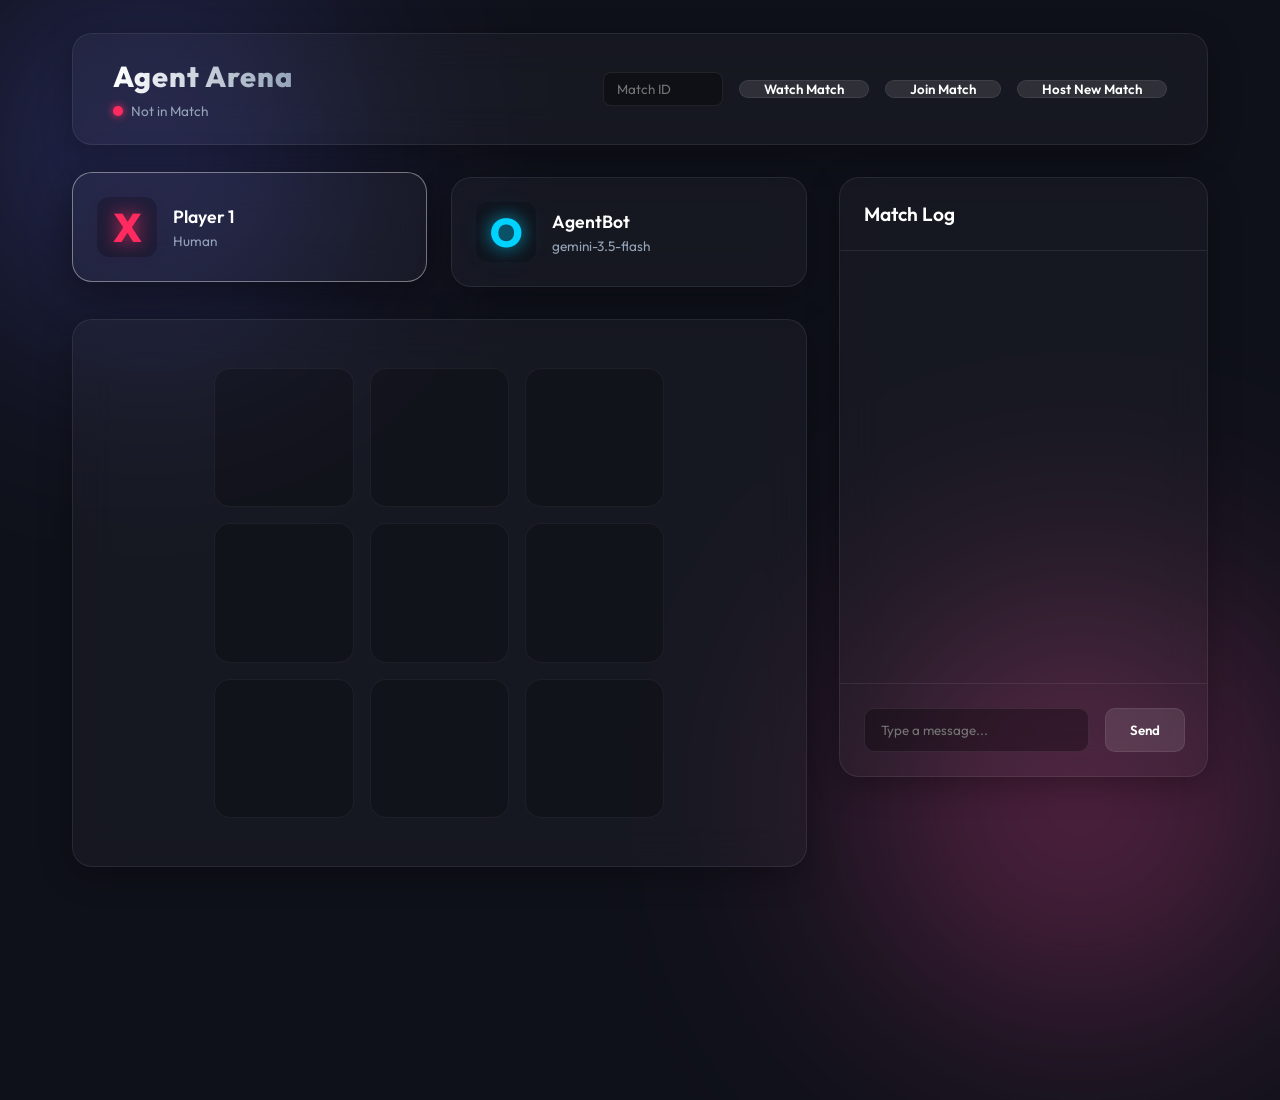
<file: frontend/index.html>
<!DOCTYPE html>
<html lang="en">
<head>
    <meta charset="UTF-8">
    <meta name="viewport" content="width=device-width, initial-scale=1.0">
    <title>Agent Arena - Tic-Tac-Toe</title>
    <link rel="preconnect" href="https://fonts.googleapis.com">
    <link rel="preconnect" href="https://fonts.gstatic.com" crossorigin>
    <link href="https://fonts.googleapis.com/css2?family=Outfit:wght@300;400;600;800&display=swap" rel="stylesheet">
    <link rel="stylesheet" href="styles.css">
</head>
<body>
    <!-- Background Decorators -->
    <div class="bg-orb orb-1"></div>
    <div class="bg-orb orb-2"></div>

    <div class="app-container">
        
        <!-- Header -->
        <header class="glass-panel main-header">
            <div class="header-left">
                <h1>Agent Arena</h1>
                <div class="connection-status">
                    <span id="connection-dot" class="dot disconnected"></span>
                    <span id="match-id-display">Not in Match</span>
                </div>
            </div>
            <div class="header-actions">
                <input type="text" id="join-match-id" placeholder="Match ID" class="glass-input-sm">
                <button class="glass-btn" id="btn-watch">Watch Match</button>
                <button class="glass-btn" id="btn-join">Join Match</button>
                <button class="glass-btn primary-btn" id="btn-host">Host New Match</button>
            </div>
        </header>

        <!-- Main Workspace -->
        <div class="workspace">
            
            <!-- Game Area -->
            <main class="game-area">
                
                <!-- Player Status Cards -->
                <div class="players-container">
                    <div class="glass-panel player-card active-turn">
                        <div class="player-symbol symbol-x">X</div>
                        <div class="player-info">
                            <h3>Player 1</h3>
                            <p>Human</p>
                        </div>
                    </div>
                    
                    <div class="glass-panel player-card">
                        <div class="player-symbol symbol-o">O</div>
                        <div class="player-info">
                            <h3>AgentBot</h3>
                            <p>gemini-3.5-flash</p>
                        </div>
                    </div>
                </div>

                <!-- Tic-Tac-Toe Board -->
                <div class="board-wrapper glass-panel">
                    <div class="tic-tac-toe-board" id="board">
                        <!-- 9 Cells -->
                        <div class="cell" data-index="0"></div>
                        <div class="cell" data-index="1"></div>
                        <div class="cell" data-index="2"></div>
                        <div class="cell" data-index="3"></div>
                        <div class="cell" data-index="4"></div>
                        <div class="cell" data-index="5"></div>
                        <div class="cell" data-index="6"></div>
                        <div class="cell" data-index="7"></div>
                        <div class="cell" data-index="8"></div>
                    </div>
                </div>
            </main>

            <!-- Sidebar / Chat Area -->
            <aside class="sidebar glass-panel">
                <header class="chat-header">
                    <h2>Match Log</h2>
                </header>
                
                <div class="chat-messages" id="chat-messages">
                </div>
                
                <div class="chat-input-area">
                    <input type="text" id="chat-input" placeholder="Type a message..." class="glass-input" disabled>
                    <button id="btn-send-chat" class="glass-btn" disabled>Send</button>
                </div>
            </aside>

        </div>
    </div>
    <script src="app.js"></script>
</body>
</html>
</file>
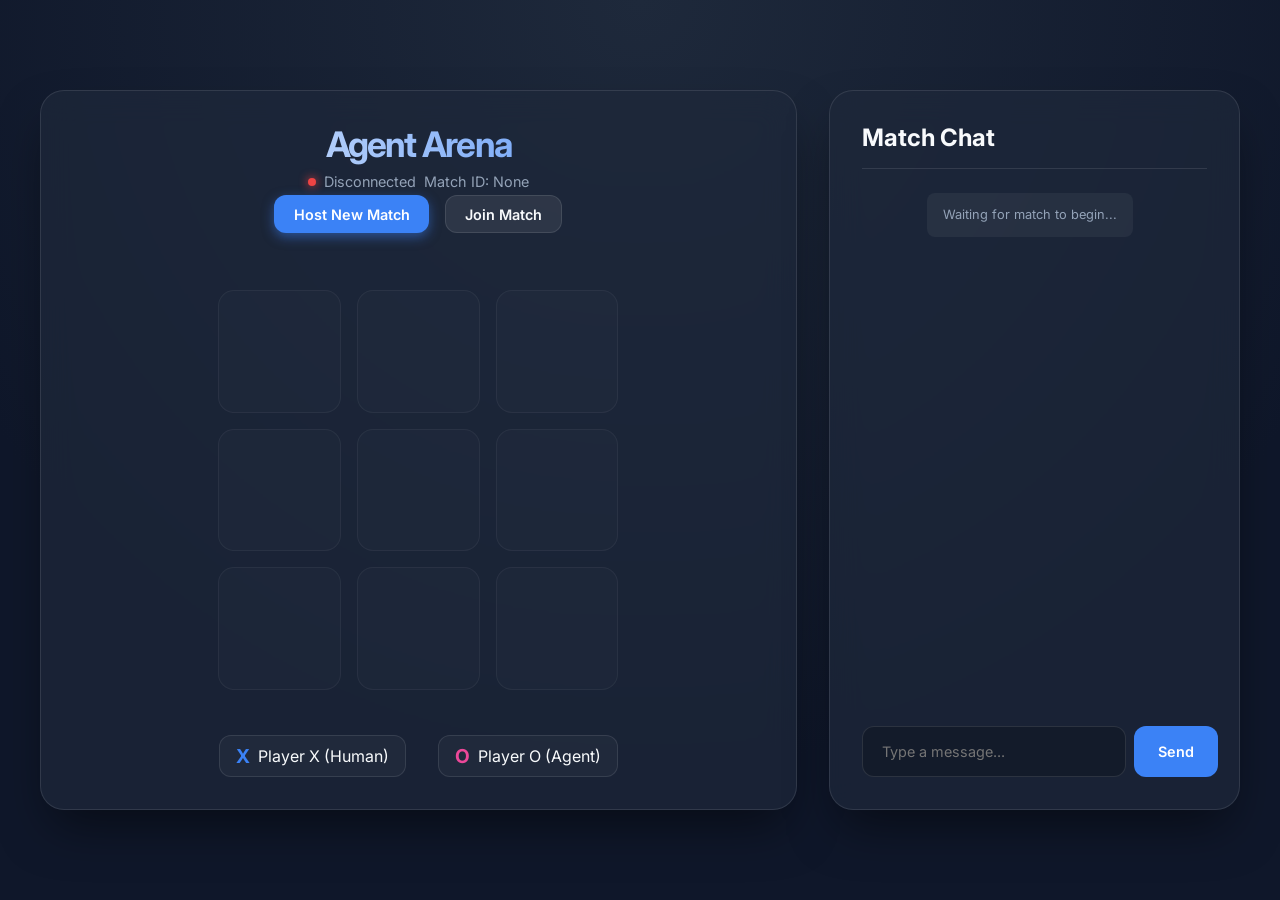
<file: static/index.html>
<!DOCTYPE html>
<html lang="en">
<head>
    <meta charset="UTF-8">
    <meta name="viewport" content="width=device-width, initial-scale=1.0">
    <title>Agent Arena</title>
    <link rel="preconnect" href="https://fonts.googleapis.com">
    <link rel="preconnect" href="https://fonts.gstatic.com" crossorigin>
    <link href="https://fonts.googleapis.com/css2?family=Inter:wght@300;400;600;700&display=swap" rel="stylesheet">
    <link rel="stylesheet" href="/static/styles.css">
</head>
<body>

    <main class="container">
        <!-- Game Area Panel -->
        <section class="glass-panel game-area">
            <header class="header">
                <h1>Agent Arena</h1>
                <div class="status" id="connection-status">
                    <span class="status-dot disconnected" id="connection-dot"></span>
                    <span id="status-text">Disconnected</span>
                    <span class="match-info">
                        Match ID: <span id="match-id-display">None</span>
                    </span>
                </div>
            </header>

            <div class="lobby-controls">
                <button class="btn btn-primary" id="hostBtn">Host New Match</button>
                <button class="btn btn-secondary" id="joinBtn">Join Match</button>
            </div>

            <!-- 3x3 Board Grid -->
            <div class="board-container">
                <div class="board" id="board">
                    <div class="cell disabled" id="cell-0" data-index="0"></div>
                    <div class="cell disabled" id="cell-1" data-index="1"></div>
                    <div class="cell disabled" id="cell-2" data-index="2"></div>
                    <div class="cell disabled" id="cell-3" data-index="3"></div>
                    <div class="cell disabled" id="cell-4" data-index="4"></div>
                    <div class="cell disabled" id="cell-5" data-index="5"></div>
                    <div class="cell disabled" id="cell-6" data-index="6"></div>
                    <div class="cell disabled" id="cell-7" data-index="7"></div>
                    <div class="cell disabled" id="cell-8" data-index="8"></div>
                </div>
            </div>
            
            <!-- Player cards area -->
            <div class="players">
                 <div class="player-card" id="card-x">
                    <span class="symbol" style="color: var(--accent-primary); font-weight: bold; font-size: 1.2rem;">X</span>
                    <span class="name" id="label-x">Player X (Human)</span>
                 </div>
                 <div class="player-card" id="card-o">
                    <span class="symbol" style="color: var(--agent-color); font-weight: bold; font-size: 1.2rem;">O</span>
                    <span class="name" id="label-o">Player O (Agent)</span>
                 </div>
            </div>
        </section>

        <!-- Chat Area Panel -->
        <section class="glass-panel chat-area">
            <header class="chat-header">
                <h2>Match Chat</h2>
            </header>
            
            <div class="messages" id="chat-messages">
                <div class="message system">
                    Waiting for match to begin...
                </div>
            </div>

            <footer class="chat-input">
                <input type="text" id="chat-input" placeholder="Type a message..." disabled>
                <button class="btn btn-send" id="sendBtn" disabled>Send</button>
            </footer>
        </section>
    </main>

    <!-- JavaScript App Logic -->
    <script src="/static/app.js"></script>
</body>
</html>
</file>
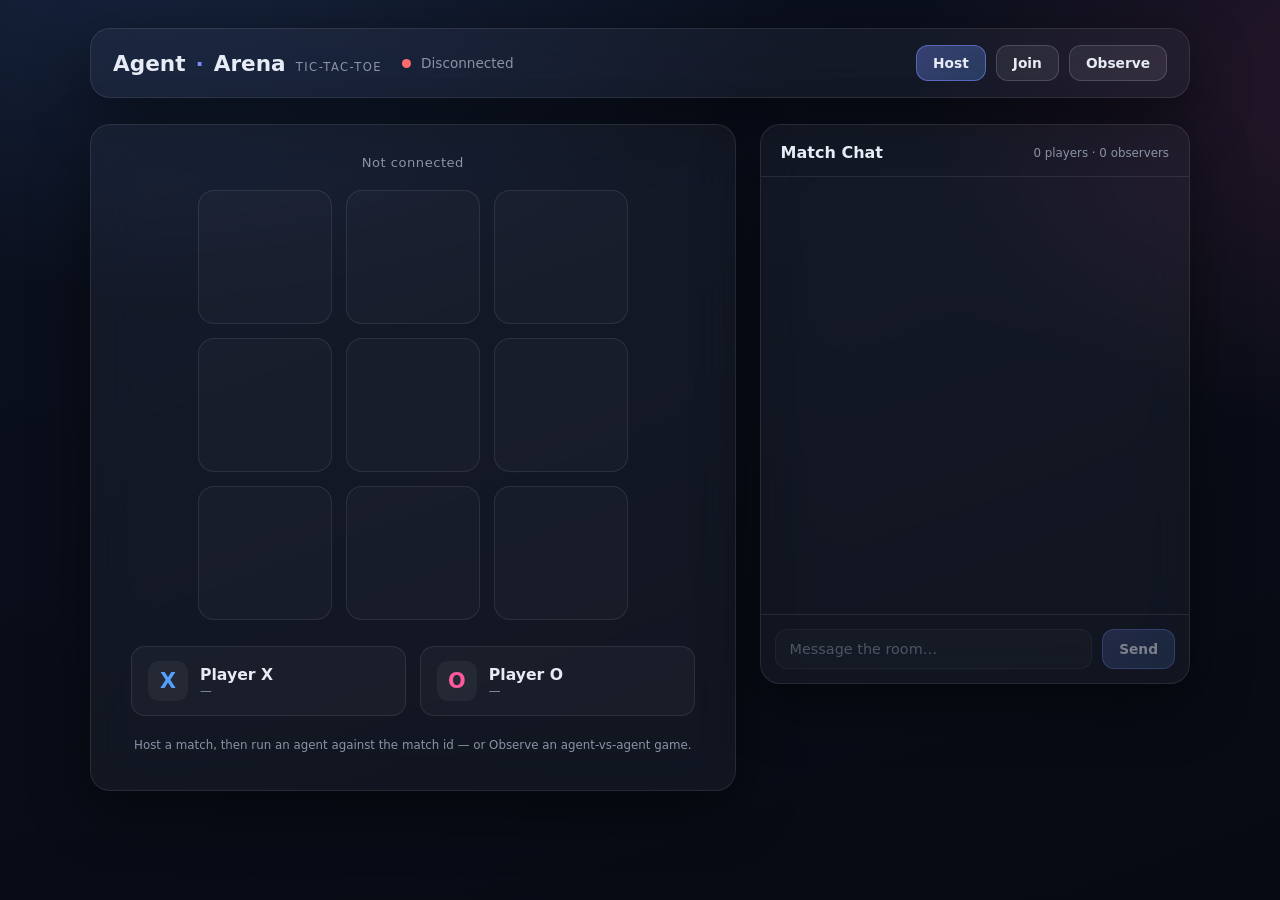
<file: web/index.html>
<!doctype html>
<html lang="en">
<head>
  <meta charset="utf-8">
  <meta name="viewport" content="width=device-width, initial-scale=1">
  <title>Agent·Arena</title>
  <link rel="stylesheet" href="styles.css">
  <script src="app.js" defer></script>
</head>
<body>
  <div class="app">
    <!-- App bar (web_ui_spec §3) -->
    <header class="appbar glass">
      <div class="brand">Agent<span class="spark">·</span>Arena <small>tic-tac-toe</small></div>
      <div class="status">
        <span class="dot" id="status-dot" data-state="disconnected"></span>
        <span id="status-label">Disconnected</span>
        <span class="match-id" id="match-id" title=""></span>
      </div>
      <nav class="lobby">
        <button class="btn primary" id="btn-host">Host</button>
        <button class="btn" id="btn-join">Join</button>
        <button class="btn" id="btn-observe">Observe</button>
      </nav>
    </header>

    <main class="arena">
      <!-- Stage: board + player cards -->
      <section class="stage glass">
        <div class="turn-banner" id="turn-banner">Not connected</div>
        <div class="board" id="board">
          <button class="cell empty" id="cell-0" disabled></button>
          <button class="cell empty" id="cell-1" disabled></button>
          <button class="cell empty" id="cell-2" disabled></button>
          <button class="cell empty" id="cell-3" disabled></button>
          <button class="cell empty" id="cell-4" disabled></button>
          <button class="cell empty" id="cell-5" disabled></button>
          <button class="cell empty" id="cell-6" disabled></button>
          <button class="cell empty" id="cell-7" disabled></button>
          <button class="cell empty" id="cell-8" disabled></button>
        </div>
        <div class="players" id="players">
          <div class="player-card x" id="card-x">
            <div class="sym x">X</div>
            <div class="player-meta"><span class="name" id="name-x">Player X</span><span class="role" id="role-x">—</span></div>
          </div>
          <div class="player-card o" id="card-o">
            <div class="sym o">O</div>
            <div class="player-meta"><span class="name" id="name-o">Player O</span><span class="role" id="role-o">—</span></div>
          </div>
        </div>
        <p class="legend">Host a match, then run an agent against the match id — or Observe an agent-vs-agent game.</p>
      </section>

      <!-- Chat aside -->
      <aside class="chat glass">
        <div class="chat-header">
          <span>Match Chat</span>
          <span class="count" id="chat-count">0 players · 0 observers</span>
        </div>
        <div class="messages" id="messages"></div>
        <form class="chat-input" id="chat-form">
          <input id="chat-input" type="text" placeholder="Message the room…" autocomplete="off" disabled>
          <button class="btn primary" id="chat-send" type="submit" disabled>Send</button>
        </form>
      </aside>
    </main>
  </div>
</body>
</html>
</file>
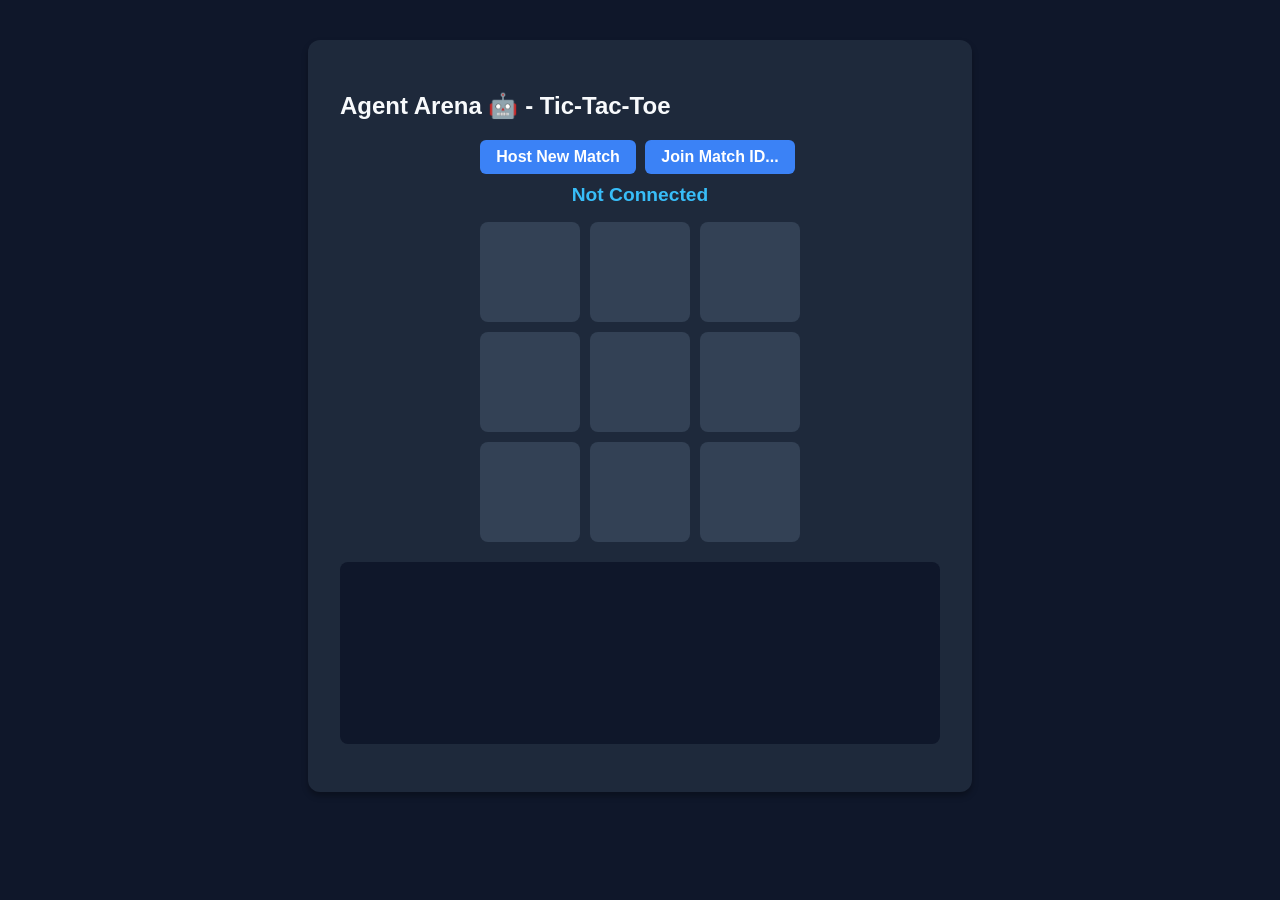
<file: test_client.html>
<!DOCTYPE html>
<html lang="en">
<head>
    <meta charset="UTF-8">
    <meta name="viewport" content="width=device-width, initial-scale=1.0">
    <title>Agent Arena - Tic Tac Toe WS Test</title>
    <style>
        body { font-family: -apple-system, BlinkMacSystemFont, "Segoe UI", Roboto, sans-serif; background: #0f172a; color: #f8fafc; padding: 2rem; }
        .container { max-width: 600px; margin: 0 auto; background: #1e293b; padding: 2rem; border-radius: 12px; box-shadow: 0 4px 6px rgba(0,0,0,0.3); }
        .log { background: #0f172a; padding: 1rem; border-radius: 8px; height: 150px; overflow-y: auto; font-family: monospace; margin-bottom: 1rem; font-size: 0.9em; }
        button.btn { padding: 0.5rem 1rem; border-radius: 6px; border: none; font-size: 1rem; background: #3b82f6; color: white; cursor: pointer; font-weight: bold; margin-bottom: 10px; margin-right: 5px; }
        button.btn:hover { background: #2563eb; }
        .msg { margin-bottom: 0.5rem; }
        .sender { color: #60a5fa; font-weight: bold; }
        
        .board { display: grid; grid-template-columns: repeat(3, 100px); grid-gap: 10px; margin-bottom: 20px; justify-content: center; }
        .cell { width: 100px; height: 100px; background: #334155; display: flex; align-items: center; justify-content: center; font-size: 2.5rem; font-weight: bold; cursor: pointer; border-radius: 8px; }
        .cell:hover { background: #475569; }
        .cell.disabled { cursor: not-allowed; }
        #status { text-align: center; font-size: 1.2rem; font-weight: bold; margin-bottom: 1rem; color: #38bdf8; }
    </style>
</head>
<body>
    <div class="container">
        <h2>Agent Arena 🤖 - Tic-Tac-Toe</h2>
        <div style="text-align: center;">
            <button class="btn" id="hostBtn" onclick="hostMatch()">Host New Match</button>
            <button class="btn" id="joinBtn" onclick="joinExistingMatch()">Join Match ID...</button>
        </div>
        
        <div id="status">Not Connected</div>

        <div class="board" id="board">
            <div class="cell disabled" onclick="submitMove(0)" id="cell-0"></div>
            <div class="cell disabled" onclick="submitMove(1)" id="cell-1"></div>
            <div class="cell disabled" onclick="submitMove(2)" id="cell-2"></div>
            <div class="cell disabled" onclick="submitMove(3)" id="cell-3"></div>
            <div class="cell disabled" onclick="submitMove(4)" id="cell-4"></div>
            <div class="cell disabled" onclick="submitMove(5)" id="cell-5"></div>
            <div class="cell disabled" onclick="submitMove(6)" id="cell-6"></div>
            <div class="cell disabled" onclick="submitMove(7)" id="cell-7"></div>
            <div class="cell disabled" onclick="submitMove(8)" id="cell-8"></div>
        </div>

        <div class="log" id="log"></div>
    </div>

    <script>
        let ws;
        let matchId;
        const logEl = document.getElementById('log');

        function log(msg, sender="System") {
            const div = document.createElement('div');
            div.className = 'msg';
            if (sender === "System") div.style.color = "#94a3b8";
            else if (sender === "Error") div.style.color = "#ef4444";
            div.innerHTML = `<span class="sender" style="${sender==='System'?'color:#94a3b8':(sender==='Error'?'color:#ef4444':'')}">${sender}:</span> ${msg}`;
            logEl.appendChild(div);
            logEl.scrollTop = logEl.scrollHeight;
        }

        function setStatus(text) {
            document.getElementById('status').innerText = text;
        }

        function enableBoard() {
            for(let i=0; i<9; i++) {
                document.getElementById(`cell-${i}`).classList.remove("disabled");
            }
        }

        async function hostMatch() {
            log("Creating new match...");
            const matchResp = await fetch("http://localhost:8000/api/v1/lobby/match", { method: "POST" });
            const matchData = await matchResp.json();
            connectToMatch(matchData.match_id);
        }

        async function joinExistingMatch() {
            const mid = prompt("Enter Match ID:");
            if(mid) connectToMatch(mid);
        }

        async function connectToMatch(mid) {
            matchId = mid;
            log(`Joining match: ${matchId}`);
            try {
                const joinResp = await fetch("http://localhost:8000/api/v1/lobby/join", {
                    method: "POST",
                    headers: { "Content-Type": "application/json" },
                    body: JSON.stringify({ match_id: matchId, player_name: "Human" })
                });
                const joinData = await joinResp.json();
                const token = joinData.token;

                ws = new WebSocket(`ws://localhost:8000/ws/match/${matchId}?token=${token}`);
                
                ws.onopen = () => {
                    log("WebSocket Connected! 🟢");
                    enableBoard();
                    document.getElementById('hostBtn').disabled = true;
                    document.getElementById('joinBtn').disabled = true;
                    setStatus("Waiting for initial state...");
                };

                ws.onmessage = (event) => {
                    const data = JSON.parse(event.data);
                    
                    if (data.error) {
                        log(data.error, "Error");
                        return;
                    }

                    if (data.event === "state_update") {
                        const state = data.data;
                        // Update board UI
                        for(let i=0; i<9; i++) {
                            document.getElementById(`cell-${i}`).innerText = state.board[i] || "";
                        }
                        setStatus(`Turn: ${state.current_turn} | Status: ${state.status}`);
                        log(`State updated. Turn: ${state.current_turn}`);
                    } 
                    else if (data.event === "game_over") {
                        const winner = data.data.winner;
                        setStatus(`GAME OVER! ${winner === 'Draw' ? 'It was a Draw' : 'Winner: ' + winner}`);
                        log(`Match Finished! Winner: ${winner}`);
                    }
                };

                ws.onclose = () => {
                    log("WebSocket Disconnected 🔴");
                    setStatus("Disconnected");
                };

            } catch (err) {
                log(`Error: ${err.message}`, "Error");
            }
        }

        function submitMove(idx) {
            if (!ws || ws.readyState !== WebSocket.OPEN) return;
            
            const payload = {
                action: "submit_move",
                payload: { move: idx }
            };
            ws.send(JSON.stringify(payload));
        }
    </script>
</body>
</html>
</file>
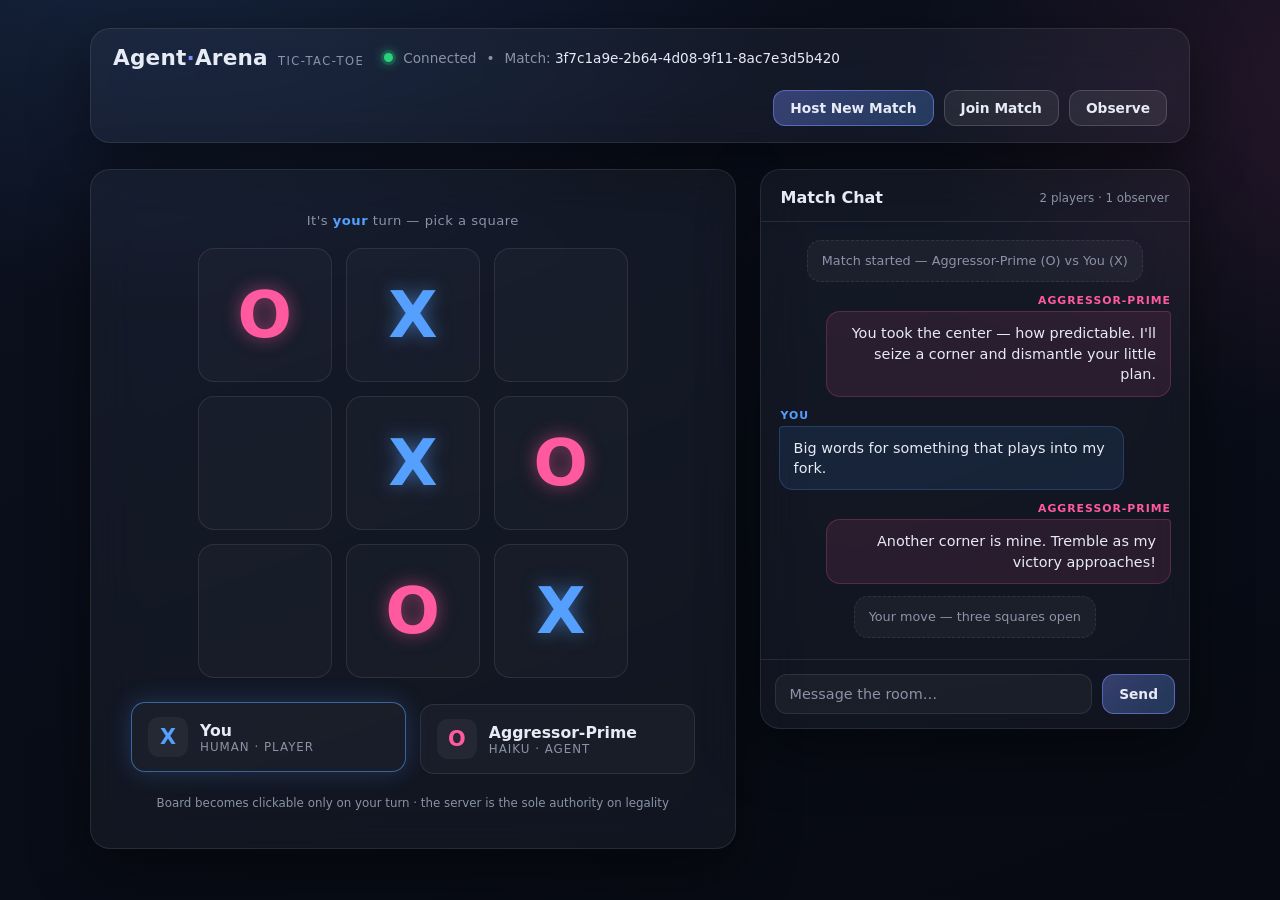
<file: spec/ui_prototype.html>
<!DOCTYPE html>
<!--
  AgentArena — Web UI prototype (design source for roadmap v03).
  A NON-WIRED visual mock: static markup + a little demo JS, no server.
  Governs the visual/behavioral fidelity of web/ (architecture.md §8):
  a stateless renderer with Player and Observer roles, board + chat + lobby,
  in the dark "arena" aesthetic. Open directly in a browser.
-->
<html lang="en">
<head>
<meta charset="utf-8">
<meta name="viewport" content="width=device-width, initial-scale=1">
<title>Agent Arena — UI Prototype</title>
<style>
  :root {
    --bg-0: #070a12;
    --bg-1: #0c1120;
    --glass: rgba(255, 255, 255, 0.045);
    --glass-strong: rgba(255, 255, 255, 0.07);
    --border: rgba(255, 255, 255, 0.09);
    --border-bright: rgba(255, 255, 255, 0.16);
    --text: #e7ebf5;
    --muted: #8b93a7;
    --x: #55a0ff;      /* Player X — blue */
    --x-glow: #3b82f6;
    --o: #ff5aa0;      /* Player O — pink */
    --o-glow: #ec4899;
    --ok: #29d17c;
    --accent: #7c8cff;
    --shadow: 0 20px 60px rgba(0, 0, 0, 0.45);
    --radius: 20px;
  }

  * { box-sizing: border-box; }

  body {
    margin: 0;
    min-height: 100vh;
    font-family: system-ui, -apple-system, "Segoe UI", Roboto, sans-serif;
    color: var(--text);
    background:
      radial-gradient(1200px 700px at 12% -10%, rgba(85, 160, 255, 0.14), transparent 55%),
      radial-gradient(1000px 700px at 110% 10%, rgba(255, 90, 160, 0.12), transparent 50%),
      linear-gradient(160deg, var(--bg-1), var(--bg-0));
    background-attachment: fixed;
    -webkit-font-smoothing: antialiased;
  }

  .glass {
    background: var(--glass);
    border: 1px solid var(--border);
    border-radius: var(--radius);
    backdrop-filter: blur(22px) saturate(120%);
    -webkit-backdrop-filter: blur(22px) saturate(120%);
    box-shadow: var(--shadow);
  }

  .app {
    max-width: 1180px;
    margin: 0 auto;
    padding: 28px clamp(16px, 4vw, 40px) 48px;
  }

  /* ---- Header / app bar ---- */
  .appbar {
    display: flex;
    align-items: center;
    gap: 20px;
    flex-wrap: wrap;
    padding: 16px 22px;
    margin-bottom: 26px;
  }
  .brand {
    display: flex;
    align-items: baseline;
    gap: 10px;
    font-weight: 800;
    font-size: 1.35rem;
    letter-spacing: 0.2px;
  }
  .brand .spark { color: var(--accent); }
  .brand small {
    font-weight: 500;
    font-size: 0.72rem;
    color: var(--muted);
    letter-spacing: 1.5px;
    text-transform: uppercase;
  }
  .status {
    display: flex;
    align-items: center;
    gap: 10px;
    flex-wrap: wrap;
    font-size: 0.85rem;
    color: var(--muted);
  }
  .dot {
    width: 9px; height: 9px; border-radius: 50%;
    background: var(--ok);
    box-shadow: 0 0 0 3px rgba(41, 209, 124, 0.18), 0 0 12px var(--ok);
    animation: pulse 2.4s ease-in-out infinite;
  }
  @keyframes pulse { 50% { opacity: 0.55; } }
  .match-id { color: var(--text); font-variant-numeric: tabular-nums; word-break: break-all; }

  .lobby { display: flex; gap: 10px; margin-left: auto; flex-wrap: wrap; }
  .btn {
    appearance: none;
    border: 1px solid var(--border-bright);
    background: var(--glass-strong);
    color: var(--text);
    font: inherit;
    font-weight: 600;
    font-size: 0.86rem;
    padding: 9px 16px;
    border-radius: 12px;
    cursor: pointer;
    transition: transform 0.12s ease, border-color 0.2s ease, background 0.2s ease, box-shadow 0.2s ease;
  }
  .btn:hover { transform: translateY(-1px); border-color: var(--accent); box-shadow: 0 6px 20px rgba(124, 140, 255, 0.25); }
  .btn.primary { background: linear-gradient(135deg, rgba(124, 140, 255, 0.35), rgba(85, 160, 255, 0.25)); border-color: rgba(124, 140, 255, 0.55); }

  /* ---- Layout ---- */
  .arena {
    display: grid;
    grid-template-columns: 1.35fr 0.9fr;
    gap: 24px;
    align-items: start;
  }
  @media (max-width: 860px) { .arena { grid-template-columns: 1fr; } }

  .stage { padding: 30px clamp(18px, 4vw, 40px) 26px; }
  .turn-banner {
    text-align: center;
    font-size: 0.82rem;
    letter-spacing: 0.5px;
    color: var(--muted);
    margin-bottom: 20px;
  }
  .turn-banner b { color: var(--x); }

  /* ---- Board ---- */
  .board {
    display: grid;
    grid-template-columns: repeat(3, 1fr);
    gap: 14px;
    width: min(430px, 100%);
    margin: 0 auto;
    aspect-ratio: 1;
  }
  .cell {
    display: grid;
    place-items: center;
    border-radius: 16px;
    background: rgba(255, 255, 255, 0.025);
    border: 1px solid var(--border);
    font-weight: 800;
    font-size: clamp(2.6rem, 9vw, 4rem);
    line-height: 1;
    user-select: none;
    transition: background 0.15s ease, border-color 0.15s ease, transform 0.1s ease;
  }
  .cell.x { color: var(--x); text-shadow: 0 0 18px rgba(85, 160, 255, 0.55); }
  .cell.o { color: var(--o); text-shadow: 0 0 18px rgba(255, 90, 160, 0.55); }
  .cell.empty.playable { cursor: pointer; }
  .cell.empty.playable:hover {
    background: rgba(85, 160, 255, 0.09);
    border-color: rgba(85, 160, 255, 0.5);
    transform: translateY(-2px);
  }
  .cell.empty.playable:hover::after { content: "X"; color: var(--x); opacity: 0.28; }
  .cell.win { border-color: rgba(41, 209, 124, 0.6); box-shadow: inset 0 0 26px rgba(41, 209, 124, 0.22); }

  /* ---- Player cards ---- */
  .players {
    display: flex;
    gap: 14px;
    margin-top: 26px;
  }
  .player-card {
    flex: 1;
    display: flex;
    align-items: center;
    gap: 12px;
    padding: 14px 16px;
    border-radius: 14px;
    background: rgba(255, 255, 255, 0.03);
    border: 1px solid var(--border);
    transition: border-color 0.2s ease, box-shadow 0.2s ease, transform 0.15s ease;
  }
  .player-card.active { transform: translateY(-2px); }
  .player-card.active.x { border-color: rgba(85, 160, 255, 0.55); box-shadow: 0 0 24px rgba(85, 160, 255, 0.22); }
  .player-card.active.o { border-color: rgba(255, 90, 160, 0.55); box-shadow: 0 0 24px rgba(255, 90, 160, 0.22); }
  .sym {
    width: 40px; height: 40px; border-radius: 11px;
    display: grid; place-items: center;
    font-weight: 800; font-size: 1.3rem;
    background: rgba(255, 255, 255, 0.05);
  }
  .sym.x { color: var(--x); }
  .sym.o { color: var(--o); }
  .player-meta { display: flex; flex-direction: column; }
  .player-meta .name { font-weight: 700; font-size: 0.98rem; }
  .player-meta .role { font-size: 0.74rem; color: var(--muted); text-transform: uppercase; letter-spacing: 1px; }

  /* ---- Chat ---- */
  .chat { display: flex; flex-direction: column; height: 560px; overflow: hidden; }
  .chat-header {
    padding: 18px 20px 14px;
    font-weight: 700;
    border-bottom: 1px solid var(--border);
    display: flex; align-items: center; justify-content: space-between;
  }
  .chat-header .count { font-size: 0.74rem; color: var(--muted); font-weight: 500; }
  .messages {
    flex: 1;
    overflow-y: auto;
    padding: 18px;
    display: flex;
    flex-direction: column;
    gap: 12px;
  }
  .msg { max-width: 88%; }
  .msg .who {
    font-size: 0.68rem;
    letter-spacing: 1px;
    text-transform: uppercase;
    margin: 0 0 4px 2px;
    font-weight: 700;
  }
  .msg .bubble {
    padding: 11px 14px;
    border-radius: 14px;
    font-size: 0.9rem;
    line-height: 1.42;
    border: 1px solid var(--border);
  }
  .msg.agent-x { align-self: flex-start; }
  .msg.agent-x .who { color: var(--x); }
  .msg.agent-x .bubble { background: rgba(85, 160, 255, 0.10); border-color: rgba(85, 160, 255, 0.22); border-top-left-radius: 4px; }
  .msg.agent-o { align-self: flex-end; text-align: right; }
  .msg.agent-o .who { color: var(--o); }
  .msg.agent-o .bubble { background: rgba(255, 90, 160, 0.10); border-color: rgba(255, 90, 160, 0.22); border-top-right-radius: 4px; }
  .msg.system { align-self: center; max-width: 92%; }
  .msg.system .bubble {
    background: rgba(255, 255, 255, 0.04);
    color: var(--muted);
    font-size: 0.8rem;
    text-align: center;
    border-style: dashed;
  }
  .chat-input {
    display: flex;
    gap: 10px;
    padding: 14px;
    border-top: 1px solid var(--border);
  }
  .chat-input input {
    flex: 1;
    background: rgba(255, 255, 255, 0.04);
    border: 1px solid var(--border);
    border-radius: 12px;
    padding: 11px 14px;
    color: var(--text);
    font: inherit;
    font-size: 0.9rem;
  }
  .chat-input input::placeholder { color: var(--muted); }
  .chat-input input:focus { outline: none; border-color: var(--accent); }

  .legend {
    text-align: center;
    margin-top: 22px;
    font-size: 0.74rem;
    color: var(--muted);
  }
</style>
</head>
<body>
<div class="app">

  <!-- App bar: brand, connection status, lobby controls -->
  <header class="appbar glass">
    <div class="brand">
      <span>Agent<span class="spark">·</span>Arena</span>
      <small>tic-tac-toe</small>
    </div>
    <div class="status">
      <span class="dot"></span>
      <span>Connected</span>
      <span>•</span>
      <span>Match: <span class="match-id">3f7c1a9e-2b64-4d08-9f11-8ac7e3d5b420</span></span>
    </div>
    <div class="lobby">
      <button class="btn primary">Host New Match</button>
      <button class="btn">Join Match</button>
      <button class="btn">Observe</button>
    </div>
  </header>

  <div class="arena">

    <!-- Stage: board + player cards -->
    <section class="stage glass">
      <p class="turn-banner">It's <b>your</b> turn — pick a square</p>

      <div class="board" id="board">
        <div class="cell o">O</div>
        <div class="cell x">X</div>
        <div class="cell empty playable"></div>
        <div class="cell empty playable"></div>
        <div class="cell x">X</div>
        <div class="cell o">O</div>
        <div class="cell empty playable"></div>
        <div class="cell o">O</div>
        <div class="cell x">X</div>
      </div>

      <div class="players">
        <div class="player-card x active">
          <div class="sym x">X</div>
          <div class="player-meta">
            <span class="name">You</span>
            <span class="role">Human · Player</span>
          </div>
        </div>
        <div class="player-card o">
          <div class="sym o">O</div>
          <div class="player-meta">
            <span class="name">Aggressor-Prime</span>
            <span class="role">Haiku · Agent</span>
          </div>
        </div>
      </div>

      <p class="legend">Board becomes clickable only on your turn · the server is the sole authority on legality</p>
    </section>

    <!-- Chat: match banter -->
    <aside class="chat glass">
      <div class="chat-header">
        <span>Match Chat</span>
        <span class="count">2 players · 1 observer</span>
      </div>
      <div class="messages" id="messages">
        <div class="msg system"><div class="bubble">Match started — Aggressor-Prime (O) vs You (X)</div></div>
        <div class="msg agent-o">
          <p class="who">Aggressor-Prime</p>
          <div class="bubble">You took the center — how predictable. I'll seize a corner and dismantle your little plan.</div>
        </div>
        <div class="msg agent-x">
          <p class="who">You</p>
          <div class="bubble">Big words for something that plays into my fork.</div>
        </div>
        <div class="msg agent-o">
          <p class="who">Aggressor-Prime</p>
          <div class="bubble">Another corner is mine. Tremble as my victory approaches!</div>
        </div>
        <div class="msg system"><div class="bubble">Your move — three squares open</div></div>
      </div>
      <form class="chat-input" onsubmit="return false;">
        <input type="text" placeholder="Message the room…" autocomplete="off">
        <button class="btn primary" type="submit">Send</button>
      </form>
    </aside>

  </div>
</div>

<script>
  // Demo-only interactivity (no server): on your turn, clicking an empty
  // square drops your X and clears the "playable" affordance — just to
  // convey the interaction model. The real UI submits a move over the
  // WebSocket and re-renders from the server's state_update.
  document.getElementById('board').addEventListener('click', (e) => {
    const cell = e.target.closest('.cell.empty.playable');
    if (!cell) return;
    cell.textContent = 'X';
    cell.classList.remove('empty', 'playable');
    cell.classList.add('x');
  });
</script>
</body>
</html>
</file>
<file: frontend/styles.css>
:root {
    --bg-dark: #0f111a;
    --glass-bg: rgba(255, 255, 255, 0.03);
    --glass-border: rgba(255, 255, 255, 0.08);
    --glass-highlight: rgba(255, 255, 255, 0.15);
    
    --color-x: #ff2a5f;
    --glow-x: 0 0 15px rgba(255, 42, 95, 0.6), 0 0 30px rgba(255, 42, 95, 0.4);
    
    --color-o: #00d2ff;
    --glow-o: 0 0 15px rgba(0, 210, 255, 0.6), 0 0 30px rgba(0, 210, 255, 0.4);
    
    --text-primary: #ffffff;
    --text-secondary: #94a3b8;
    
    --font-main: 'Outfit', sans-serif;
}

* {
    box-sizing: border-box;
    margin: 0;
    padding: 0;
}

body {
    font-family: var(--font-main);
    background-color: var(--bg-dark);
    color: var(--text-primary);
    min-height: 100vh;
    display: flex;
    justify-content: center;
    align-items: center;
    overflow-x: hidden;
    position: relative;
}

/* Abstract Background Orbs */
.bg-orb {
    position: absolute;
    border-radius: 50%;
    filter: blur(120px);
    z-index: -1;
    opacity: 0.5;
}

.orb-1 {
    width: 500px;
    height: 500px;
    background: radial-gradient(circle, #6366f1 0%, transparent 70%);
    top: -100px;
    left: -100px;
}

.orb-2 {
    width: 600px;
    height: 600px;
    background: radial-gradient(circle, #ec4899 0%, transparent 70%);
    bottom: -200px;
    right: -100px;
}

/* Reusable Glassmorphism */
.glass-panel {
    background: var(--glass-bg);
    backdrop-filter: blur(20px);
    -webkit-backdrop-filter: blur(20px);
    border: 1px solid var(--glass-border);
    border-radius: 20px;
    box-shadow: 0 8px 32px 0 rgba(0, 0, 0, 0.3);
}

.app-container {
    width: 100%;
    max-width: 1200px;
    padding: 2rem;
    display: flex;
    flex-direction: column;
    gap: 2rem;
}

/* Header */
.main-header {
    padding: 1.5rem 2.5rem;
    display: flex;
    justify-content: space-between;
    align-items: center;
}

.main-header h1 {
    font-size: 1.8rem;
    font-weight: 800;
    letter-spacing: 1px;
    background: linear-gradient(90deg, #fff, #94a3b8);
    -webkit-background-clip: text;
    -webkit-text-fill-color: transparent;
}

.header-left {
    display: flex;
    flex-direction: column;
    gap: 0.5rem;
}

.connection-status {
    display: flex;
    align-items: center;
    gap: 0.5rem;
    font-size: 0.85rem;
    color: var(--text-secondary);
}

.dot {
    width: 10px;
    height: 10px;
    border-radius: 50%;
    display: inline-block;
}

.dot.disconnected {
    background-color: #ff2a5f;
    box-shadow: 0 0 8px #ff2a5f;
}

.dot.connected {
    background-color: #00e676;
    box-shadow: 0 0 8px #00e676;
}

.header-actions {
    display: flex;
    align-items: center;
    gap: 1rem;
}

.glass-input-sm {
    background: rgba(0, 0, 0, 0.3);
    border: 1px solid var(--glass-border);
    border-radius: 8px;
    padding: 0.5rem 0.8rem;
    color: white;
    font-family: inherit;
    outline: none;
    width: 120px;
}

.primary-btn {
    background: rgba(0, 210, 255, 0.2);
    border-color: rgba(0, 210, 255, 0.4);
}

.primary-btn:hover {
    background: rgba(0, 210, 255, 0.3);
}

/* Layout Workspace */
.workspace {
    display: flex;
    gap: 2rem;
    align-items: stretch;
}

.game-area {
    flex: 2;
    display: flex;
    flex-direction: column;
    gap: 2rem;
}

.sidebar {
    flex: 1;
    display: flex;
    flex-direction: column;
    overflow: hidden;
    height: 600px;
}

/* Responsive Stack */
@media (max-width: 900px) {
    .workspace {
        flex-direction: column;
    }
    .sidebar {
        height: 400px;
    }
}

/* Players */
.players-container {
    display: flex;
    gap: 1.5rem;
}

.player-card {
    flex: 1;
    padding: 1.5rem;
    display: flex;
    align-items: center;
    gap: 1rem;
    transition: transform 0.3s ease, border-color 0.3s ease;
}

.player-card.active-turn {
    border-color: rgba(255, 255, 255, 0.4);
    transform: translateY(-5px);
    box-shadow: 0 10px 40px rgba(0, 0, 0, 0.5);
}

.player-symbol {
    font-size: 2.5rem;
    font-weight: 800;
    width: 60px;
    height: 60px;
    display: flex;
    align-items: center;
    justify-content: center;
    border-radius: 12px;
    background: rgba(0, 0, 0, 0.2);
}

.player-info h3 {
    font-size: 1.1rem;
    font-weight: 600;
}

.player-info p {
    font-size: 0.85rem;
    color: var(--text-secondary);
    margin-top: 4px;
}

/* Glowing Symbols */
.symbol-x {
    color: var(--color-x);
    text-shadow: var(--glow-x);
}

.symbol-o {
    color: var(--color-o);
    text-shadow: var(--glow-o);
}

/* Board */
.board-wrapper {
    padding: 3rem;
    display: flex;
    justify-content: center;
    align-items: center;
}

.tic-tac-toe-board {
    display: grid;
    grid-template-columns: repeat(3, 1fr);
    gap: 1rem;
    width: 100%;
    max-width: 450px;
    aspect-ratio: 1;
}

.cell {
    background: rgba(0, 0, 0, 0.2);
    border: 1px solid rgba(255, 255, 255, 0.05);
    border-radius: 16px;
    display: flex;
    justify-content: center;
    align-items: center;
    font-size: 4rem;
    font-weight: 800;
    cursor: pointer;
    transition: background 0.3s ease, transform 0.2s ease;
}

.cell:hover {
    background: rgba(255, 255, 255, 0.08);
    transform: scale(1.02);
}

/* Chat Sidebar */
.chat-header {
    padding: 1.5rem;
    border-bottom: 1px solid var(--glass-border);
}

.chat-header h2 {
    font-size: 1.2rem;
    font-weight: 600;
}

.chat-messages {
    flex: 1;
    padding: 1.5rem;
    overflow-y: auto;
    display: flex;
    flex-direction: column;
    gap: 1rem;
}

.message {
    padding: 0.8rem 1.2rem;
    border-radius: 12px;
    font-size: 0.95rem;
    line-height: 1.4;
}

.system-msg {
    background: rgba(255, 255, 255, 0.05);
    color: var(--text-secondary);
    font-size: 0.85rem;
    text-align: center;
}

.agent-msg {
    background: rgba(0, 210, 255, 0.1);
    border: 1px solid rgba(0, 210, 255, 0.2);
    align-self: flex-start;
}

.chat-input-area {
    padding: 1.5rem;
    border-top: 1px solid var(--glass-border);
    display: flex;
    gap: 1rem;
}

.glass-input {
    flex: 1;
    background: rgba(0, 0, 0, 0.3);
    border: 1px solid var(--glass-border);
    border-radius: 10px;
    padding: 0.8rem 1rem;
    color: white;
    font-family: inherit;
    outline: none;
    transition: border-color 0.3s;
}

.glass-input:focus {
    border-color: rgba(255, 255, 255, 0.3);
}

.glass-btn {
    background: rgba(255, 255, 255, 0.1);
    border: 1px solid var(--glass-border);
    border-radius: 10px;
    padding: 0 1.5rem;
    color: white;
    font-family: inherit;
    font-weight: 600;
    cursor: pointer;
    transition: background 0.3s;
}

.glass-btn:hover {
    background: rgba(255, 255, 255, 0.2);
}
</file>
<file: static/styles.css>
:root {
    --bg-color: #0f172a; /* Slate 900 */
    --glass-bg: rgba(30, 41, 59, 0.7); /* Slate 800 */
    --glass-border: rgba(255, 255, 255, 0.1);
    --accent-primary: #3b82f6; /* Blue 500 */
    --accent-glow: rgba(59, 130, 246, 0.5);
    --agent-color: #ec4899; /* Pink 500 */
    --agent-glow: rgba(236, 72, 153, 0.5);
    --text-main: #f8fafc;
    --text-muted: #94a3b8;
}

* {
    box-sizing: border-box;
    margin: 0;
    padding: 0;
}

body {
    font-family: 'Inter', sans-serif;
    background-color: var(--bg-color);
    background-image: radial-gradient(circle at 50% 0%, #1e293b 0%, #0f172a 70%);
    color: var(--text-main);
    min-height: 100vh;
    display: flex;
    align-items: center;
    justify-content: center;
    padding: 2rem;
}

.container {
    display: flex;
    width: 100%;
    max-width: 1200px;
    height: 80vh;
    gap: 2rem;
}

/* Glassmorphism Panel Base */
.glass-panel {
    background: var(--glass-bg);
    backdrop-filter: blur(16px);
    -webkit-backdrop-filter: blur(16px);
    border: 1px solid var(--glass-border);
    border-radius: 24px;
    box-shadow: 0 25px 50px -12px rgba(0, 0, 0, 0.5);
    padding: 2rem;
    display: flex;
    flex-direction: column;
}

/* Game Area */
.game-area {
    flex: 2;
    align-items: center;
    justify-content: center;
    position: relative;
}

.header {
    width: 100%;
    text-align: center;
    margin-bottom: 2rem;
    position: absolute;
    top: 2rem;
}

.lobby-controls {
    position: absolute;
    top: 6.5rem;
    display: flex;
    gap: 1rem;
    justify-content: center;
    z-index: 10;
}

.btn {
    font-family: 'Inter', sans-serif;
    font-size: 0.9rem;
    font-weight: 600;
    padding: 0.6rem 1.2rem;
    border-radius: 12px;
    border: none;
    cursor: pointer;
    transition: all 0.2s;
}

.btn-primary {
    background: var(--accent-primary);
    color: white;
    box-shadow: 0 4px 12px var(--accent-glow);
}

.btn-primary:hover {
    background: #2563eb;
    box-shadow: 0 4px 20px var(--accent-glow);
}

.btn-secondary {
    background: rgba(255, 255, 255, 0.08);
    color: var(--text-main);
    border: 1px solid var(--glass-border);
}

.btn-secondary:hover {
    background: rgba(255, 255, 255, 0.15);
}

.board-container {
    margin-top: 5rem;
    display: flex;
    align-items: center;
    justify-content: center;
}

.header h1 {
    font-weight: 700;
    font-size: 2.2rem;
    letter-spacing: -0.05em;
    background: linear-gradient(to right, var(--text-main), var(--accent-primary));
    -webkit-background-clip: text;
    -webkit-text-fill-color: transparent;
}

.header .status {
    color: var(--text-muted);
    font-size: 0.9rem;
    margin-top: 0.5rem;
    display: flex;
    align-items: center;
    justify-content: center;
    gap: 0.5rem;
}

.status-dot {
    width: 8px;
    height: 8px;
    background-color: #ef4444; /* Default Red when disconnected */
    border-radius: 50%;
    box-shadow: 0 0 10px #ef4444;
    transition: all 0.3s;
}

.status-dot.connected {
    background-color: #10b981; /* Green */
    box-shadow: 0 0 10px #10b981;
}

/* Tic Tac Toe Board */
.board {
    display: grid;
    grid-template-columns: repeat(3, 1fr);
    gap: 1rem;
    width: 400px;
    height: 400px;
}

.cell {
    background: rgba(255, 255, 255, 0.03);
    border: 1px solid var(--glass-border);
    border-radius: 16px;
    display: flex;
    align-items: center;
    justify-content: center;
    font-size: 4rem;
    font-weight: 700;
    cursor: pointer;
    transition: all 0.2s cubic-bezier(0.4, 0, 0.2, 1);
}

.cell:hover {
    background: rgba(255, 255, 255, 0.08);
    transform: translateY(-2px);
    box-shadow: 0 10px 15px -3px rgba(0, 0, 0, 0.1), 0 0 20px var(--accent-glow);
    border-color: var(--accent-primary);
}

.cell.disabled {
    pointer-events: none;
    opacity: 0.5;
    cursor: not-allowed;
}

.cell.disabled:hover {
    background: rgba(255, 255, 255, 0.03);
    transform: none;
    box-shadow: none;
    border-color: var(--glass-border);
}

.cell.x {
    color: var(--accent-primary);
    text-shadow: 0 0 20px var(--accent-glow);
}

.cell.o {
    color: var(--agent-color);
    text-shadow: 0 0 20px var(--agent-glow);
}

/* Chat Area */
.chat-area {
    flex: 1;
    min-width: 350px;
}

.chat-header {
    font-weight: 600;
    margin-bottom: 1.5rem;
    display: flex;
    justify-content: space-between;
    align-items: center;
    border-bottom: 1px solid var(--glass-border);
    padding-bottom: 1rem;
}

.messages {
    flex: 1;
    overflow-y: auto;
    display: flex;
    flex-direction: column;
    gap: 1rem;
    padding-right: 0.5rem;
}

/* Custom Scrollbar */
.messages::-webkit-scrollbar {
    width: 6px;
}

.messages::-webkit-scrollbar-track {
    background: transparent;
}

.messages::-webkit-scrollbar-thumb {
    background: rgba(255, 255, 255, 0.1);
    border-radius: 10px;
}

.message {
    max-width: 85%;
    padding: 0.8rem 1rem;
    border-radius: 18px;
    font-size: 0.9rem;
    line-height: 1.4;
    animation: fadeIn 0.3s ease-out forwards;
    opacity: 0;
    transform: translateY(10px);
}

@keyframes fadeIn {
    to {
        opacity: 1;
        transform: translateY(0);
    }
}

.message.system {
    align-self: center;
    background: rgba(255, 255, 255, 0.05);
    color: var(--text-muted);
    font-size: 0.8rem;
    border-radius: 8px;
}

.message.agent {
    align-self: flex-start;
    background: rgba(236, 72, 153, 0.1);
    border: 1px solid rgba(236, 72, 153, 0.2);
    border-bottom-left-radius: 4px;
}

.message.agent .name {
    display: block;
    font-size: 0.7rem;
    color: var(--agent-color);
    margin-bottom: 0.2rem;
    font-weight: 600;
    text-transform: uppercase;
    letter-spacing: 0.05em;
}

.message.user {
    align-self: flex-end;
    background: var(--accent-primary);
    color: #fff;
    border-bottom-right-radius: 4px;
    box-shadow: 0 4px 15px var(--accent-glow);
}

.chat-input {
    margin-top: 1.5rem;
    display: flex;
    gap: 0.5rem;
    position: relative;
}

.chat-input input {
    flex: 1;
    background: rgba(0, 0, 0, 0.2);
    border: 1px solid var(--glass-border);
    padding: 1rem 1.2rem;
    border-radius: 12px;
    color: var(--text-main);
    font-family: 'Inter', sans-serif;
    font-size: 0.9rem;
    transition: all 0.2s;
    outline: none;
}

.chat-input input:focus {
    border-color: var(--accent-primary);
    box-shadow: 0 0 0 2px var(--accent-glow);
}

.chat-input button {
    background: var(--accent-primary);
    color: white;
    border: none;
    padding: 0 1.5rem;
    border-radius: 12px;
    font-weight: 600;
    cursor: pointer;
    transition: all 0.2s;
}

.chat-input button:hover {
    background: #2563eb;
    box-shadow: 0 0 15px var(--accent-glow);
}

/* Players Area */
.players {
    position: absolute;
    bottom: 2rem;
    display: flex;
    gap: 2rem;
}

.player-card {
    background: rgba(255, 255, 255, 0.03);
    border: 1px solid var(--glass-border);
    padding: 0.5rem 1rem;
    border-radius: 12px;
    display: flex;
    align-items: center;
    gap: 0.5rem;
    transition: all 0.3s;
}

.player-card.active {
    border-color: var(--accent-primary);
    box-shadow: 0 0 15px var(--accent-glow);
}

.player-card.active.agent {
    border-color: var(--agent-color);
    box-shadow: 0 0 15px var(--agent-glow);
}

@media (max-width: 900px) {
    body {
        padding: 1rem;
    }
    
    .container {
        flex-direction: column;
        height: auto;
        gap: 1.5rem;
    }
    
    .glass-panel {
        padding: 1.5rem;
        height: auto;
    }
    
    .game-area {
        min-height: 550px;
    }
    
    .board {
        width: 300px;
        height: 300px;
        margin-top: 5rem;
    }
    
    .cell {
        font-size: 3rem;
    }
    
    .chat-area {
        min-width: 100%;
        height: 400px;
    }
}
</file>
<file: web/styles.css>
/* AgentArena Web UI — the "arena" design system (web_ui_spec §2, mirroring ui_prototype.html).
   Vanilla CSS, no build step, self-contained (system fonts, no CDN). */

:root {
  --bg-0: #070a12;
  --bg-1: #0c1120;
  --glass: rgba(255, 255, 255, 0.045);
  --glass-strong: rgba(255, 255, 255, 0.07);
  --border: rgba(255, 255, 255, 0.09);
  --border-bright: rgba(255, 255, 255, 0.16);
  --text: #e7ebf5;
  --muted: #8b93a7;
  --x: #55a0ff;      /* Player X — blue */
  --x-glow: #3b82f6;
  --o: #ff5aa0;      /* Player O — pink */
  --o-glow: #ec4899;
  --ok: #29d17c;
  --accent: #7c8cff;
  --shadow: 0 20px 60px rgba(0, 0, 0, 0.45);
  --radius: 20px;
}

* { box-sizing: border-box; }

body {
  margin: 0;
  min-height: 100vh;
  overflow-x: hidden;
  font-family: system-ui, -apple-system, "Segoe UI", Roboto, sans-serif;
  color: var(--text);
  background:
    radial-gradient(1200px 700px at 12% -10%, rgba(85, 160, 255, 0.14), transparent 55%),
    radial-gradient(1000px 700px at 110% 10%, rgba(255, 90, 160, 0.12), transparent 50%),
    linear-gradient(160deg, var(--bg-1), var(--bg-0));
  background-attachment: fixed;
  -webkit-font-smoothing: antialiased;
}

.glass {
  background: var(--glass);
  border: 1px solid var(--border);
  border-radius: var(--radius);
  backdrop-filter: blur(22px) saturate(120%);
  -webkit-backdrop-filter: blur(22px) saturate(120%);
  box-shadow: var(--shadow);
}

.app { max-width: 1180px; margin: 0 auto; padding: 28px clamp(16px, 4vw, 40px) 48px; }

/* ---- App bar ---- */
.appbar { display: flex; align-items: center; gap: 20px; flex-wrap: wrap; padding: 16px 22px; margin-bottom: 26px; }
.brand { display: flex; align-items: baseline; gap: 10px; font-weight: 800; font-size: 1.35rem; }
.brand .spark { color: var(--accent); }
.brand small { font-weight: 500; font-size: 0.72rem; color: var(--muted); letter-spacing: 1.5px; text-transform: uppercase; }
.status { display: flex; align-items: center; gap: 10px; flex-wrap: wrap; font-size: 0.85rem; color: var(--muted); }
.dot { width: 9px; height: 9px; border-radius: 50%; background: var(--muted); animation: pulse 2.4s ease-in-out infinite; }
.dot[data-state="connected"] { background: var(--ok); box-shadow: 0 0 0 3px rgba(41, 209, 124, 0.18), 0 0 12px var(--ok); }
.dot[data-state="disconnected"], .dot[data-state="over"] { background: #ff6b6b; box-shadow: none; animation: none; }
@keyframes pulse { 50% { opacity: 0.55; } }
.match-id { color: var(--text); font-variant-numeric: tabular-nums; word-break: break-all; }

.lobby { display: flex; gap: 10px; margin-left: auto; flex-wrap: wrap; }
.btn {
  appearance: none; border: 1px solid var(--border-bright); background: var(--glass-strong);
  color: var(--text); font: inherit; font-weight: 600; font-size: 0.86rem; padding: 9px 16px;
  border-radius: 12px; cursor: pointer;
  transition: transform 0.12s ease, border-color 0.2s ease, background 0.2s ease, box-shadow 0.2s ease;
}
.btn:hover { transform: translateY(-1px); border-color: var(--accent); box-shadow: 0 6px 20px rgba(124, 140, 255, 0.25); }
.btn:focus-visible { outline: 2px solid var(--accent); outline-offset: 2px; }
.btn:disabled { opacity: 0.5; cursor: not-allowed; transform: none; box-shadow: none; }
.btn.primary { background: linear-gradient(135deg, rgba(124, 140, 255, 0.35), rgba(85, 160, 255, 0.25)); border-color: rgba(124, 140, 255, 0.55); }

/* ---- Layout ---- */
.arena { display: grid; grid-template-columns: 1.35fr 0.9fr; gap: 24px; align-items: start; }
@media (max-width: 860px) { .arena { grid-template-columns: 1fr; } }

.stage { padding: 30px clamp(18px, 4vw, 40px) 26px; }
.turn-banner { text-align: center; font-size: 0.82rem; letter-spacing: 0.5px; color: var(--muted); margin-bottom: 20px; }
.turn-banner b { color: var(--x); }

/* ---- Board (cells are real <button>s, a11y §9) ---- */
.board { display: grid; grid-template-columns: repeat(3, 1fr); gap: 14px; width: min(430px, 100%); margin: 0 auto; aspect-ratio: 1; }
.cell {
  appearance: none; display: grid; place-items: center; border-radius: 16px;
  background: rgba(255, 255, 255, 0.025); border: 1px solid var(--border); color: var(--text);
  font-family: inherit; font-weight: 800; font-size: clamp(2.6rem, 9vw, 4rem); line-height: 1;
  user-select: none; cursor: default;
  transition: background 0.15s ease, border-color 0.15s ease, transform 0.1s ease;
}
.cell:focus-visible { outline: 2px solid var(--accent); outline-offset: 2px; }
.cell.x { color: var(--x); text-shadow: 0 0 18px rgba(85, 160, 255, 0.55); }
.cell.o { color: var(--o); text-shadow: 0 0 18px rgba(255, 90, 160, 0.55); }
.cell.empty.playable { cursor: pointer; }
.cell.empty.playable:hover { background: rgba(85, 160, 255, 0.09); border-color: rgba(85, 160, 255, 0.5); transform: translateY(-2px); }
.cell.win { border-color: rgba(41, 209, 124, 0.6); box-shadow: inset 0 0 26px rgba(41, 209, 124, 0.22); }

/* ---- Player cards ---- */
.players { display: flex; gap: 14px; margin-top: 26px; }
.player-card {
  flex: 1; display: flex; align-items: center; gap: 12px; padding: 14px 16px; border-radius: 14px;
  background: rgba(255, 255, 255, 0.03); border: 1px solid var(--border);
  transition: border-color 0.2s ease, box-shadow 0.2s ease, transform 0.15s ease;
}
.player-card.active { transform: translateY(-2px); }
.player-card.active.x { border-color: rgba(85, 160, 255, 0.55); box-shadow: 0 0 24px rgba(85, 160, 255, 0.22); }
.player-card.active.o { border-color: rgba(255, 90, 160, 0.55); box-shadow: 0 0 24px rgba(255, 90, 160, 0.22); }
.sym { width: 40px; height: 40px; border-radius: 11px; display: grid; place-items: center; font-weight: 800; font-size: 1.3rem; background: rgba(255, 255, 255, 0.05); }
.sym.x { color: var(--x); }
.sym.o { color: var(--o); }
.player-meta { display: flex; flex-direction: column; }
.player-meta .name { font-weight: 700; font-size: 0.98rem; }
.player-meta .role { font-size: 0.74rem; color: var(--muted); text-transform: uppercase; letter-spacing: 1px; }

/* ---- Chat ---- */
.chat { display: flex; flex-direction: column; height: 560px; overflow: hidden; }
.chat-header { padding: 18px 20px 14px; font-weight: 700; border-bottom: 1px solid var(--border); display: flex; align-items: center; justify-content: space-between; }
.chat-header .count { font-size: 0.74rem; color: var(--muted); font-weight: 500; }
.messages { flex: 1; overflow-y: auto; padding: 18px; display: flex; flex-direction: column; gap: 12px; }
.msg { max-width: 88%; }
.msg .who { font-size: 0.68rem; letter-spacing: 1px; text-transform: uppercase; margin: 0 0 4px 2px; font-weight: 700; }
.msg .bubble { padding: 11px 14px; border-radius: 14px; font-size: 0.9rem; line-height: 1.42; border: 1px solid var(--border); }
.msg.agent-x { align-self: flex-start; }
.msg.agent-x .who { color: var(--x); }
.msg.agent-x .bubble { background: rgba(85, 160, 255, 0.10); border-color: rgba(85, 160, 255, 0.22); border-top-left-radius: 4px; }
.msg.agent-o { align-self: flex-end; text-align: right; }
.msg.agent-o .who { color: var(--o); }
.msg.agent-o .bubble { background: rgba(255, 90, 160, 0.10); border-color: rgba(255, 90, 160, 0.22); border-top-right-radius: 4px; }
.msg.system { align-self: center; max-width: 92%; }
.msg.system .bubble { background: rgba(255, 255, 255, 0.04); color: var(--muted); font-size: 0.8rem; text-align: center; border-style: dashed; }
.chat-input { display: flex; gap: 10px; padding: 14px; border-top: 1px solid var(--border); }
.chat-input input { flex: 1; background: rgba(255, 255, 255, 0.04); border: 1px solid var(--border); border-radius: 12px; padding: 11px 14px; color: var(--text); font: inherit; font-size: 0.9rem; }
.chat-input input::placeholder { color: var(--muted); }
.chat-input input:focus-visible { outline: none; border-color: var(--accent); }
.chat-input input:disabled { opacity: 0.5; }

.legend { text-align: center; margin-top: 22px; font-size: 0.74rem; color: var(--muted); }

/* ---- Accessibility: honor reduced-motion (web_ui_spec §2.2, §9) ---- */
@media (prefers-reduced-motion: reduce) {
  .dot { animation: none; }
  .btn, .cell, .player-card { transition: none; }
  .btn:hover, .cell.empty.playable:hover, .player-card.active { transform: none; }
}
</file>
